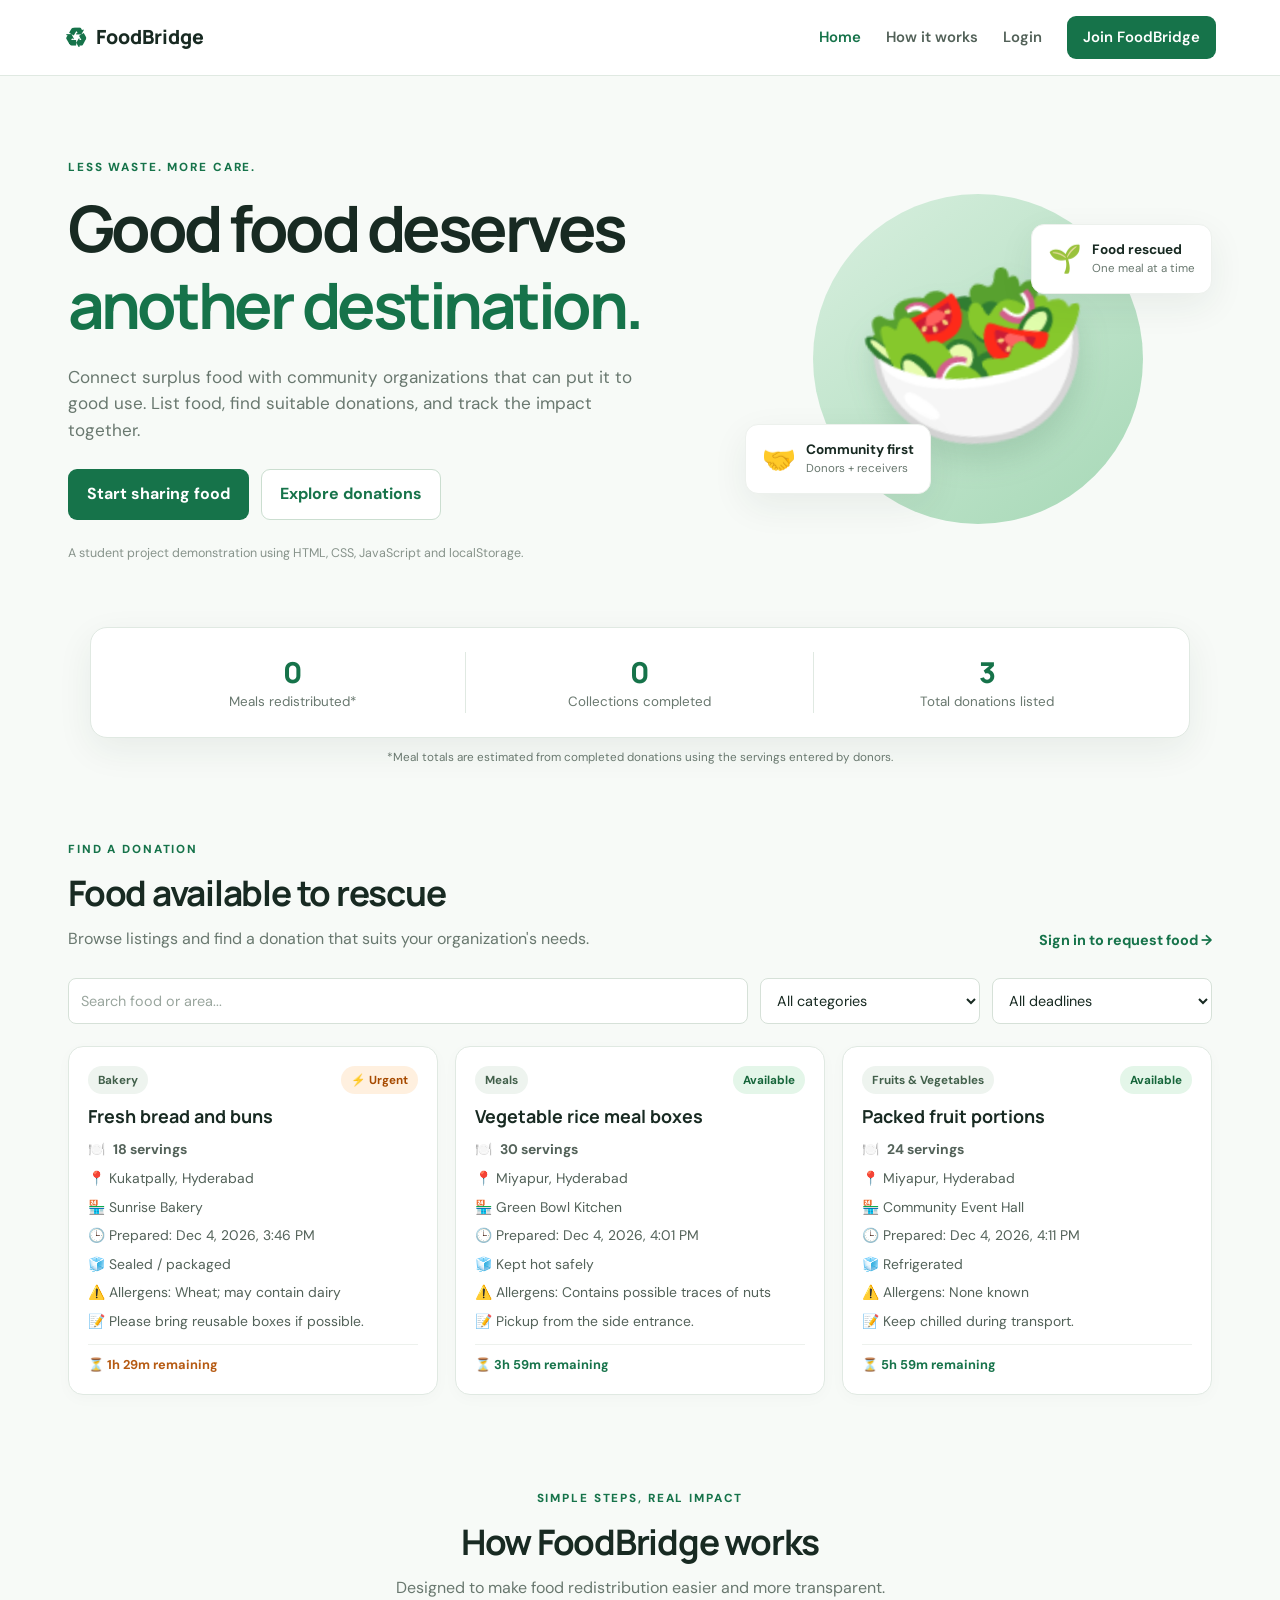
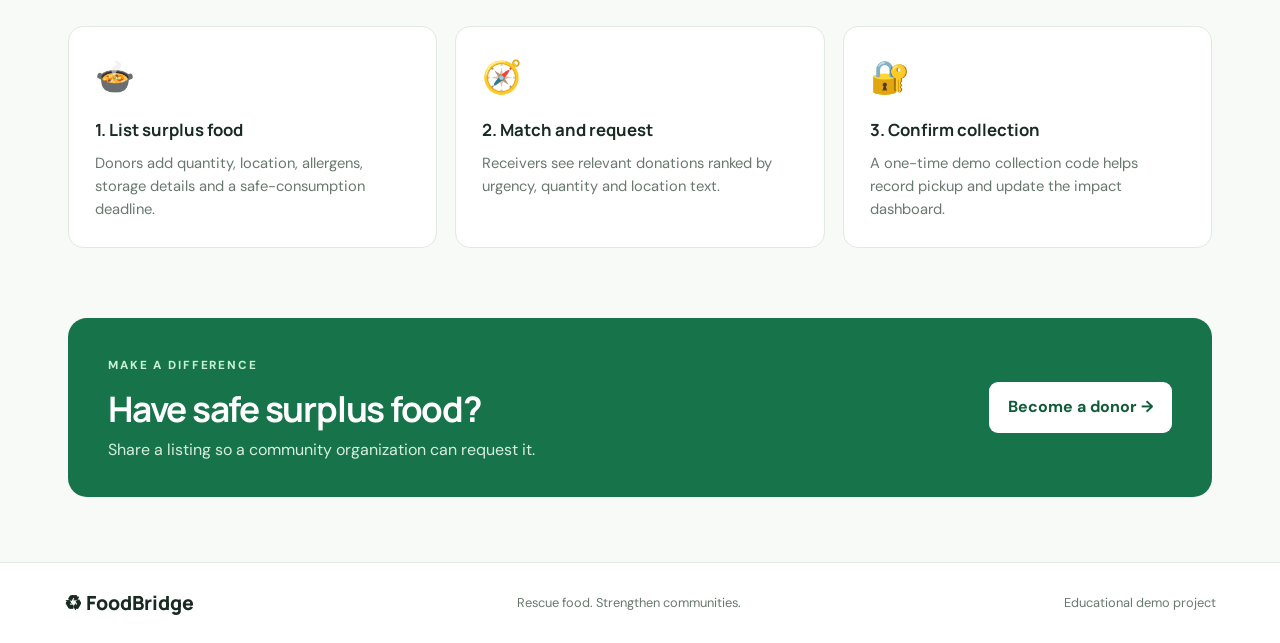
<file: index.html>
<!DOCTYPE html>
<html lang="en">
<head>
  <meta charset="UTF-8">
  <meta name="viewport" content="width=device-width, initial-scale=1.0">
  <title>FoodBridge | Rescue Food, Share Hope</title>
  <link rel="stylesheet" href="style.css">
  <script src="script.js" defer></script>
</head>
<body data-page="home">
  <header class="topbar">
    <a class="brand" href="index.html"><span class="brand-icon">♻</span> FoodBridge</a>
    <nav>
      <a class="active" href="index.html">Home</a>
      <a href="#how-it-works">How it works</a>
      <a href="login.html">Login</a>
      <a class="nav-cta" href="register.html">Join FoodBridge</a>
    </nav>
  </header>
  <main>
    <section class="hero">
      <div class="hero-copy">
        <span class="eyebrow">LESS WASTE. MORE CARE.</span>
        <h1>Good food deserves<br><span>another destination.</span></h1>
        <p>Connect surplus food with community organizations that can put it to good use. List food, find suitable donations, and track the impact together.</p>
        <div class="hero-actions">
          <a class="button primary" href="register.html">Start sharing food</a>
          <a class="button secondary" href="#available-food">Explore donations</a>
        </div>
        <div class="hero-note">A student project demonstration using HTML, CSS, JavaScript and localStorage.</div>
      </div>
      <div class="hero-art">
        <div class="art-circle"></div>
        <div class="food-emoji">🥗</div>
        <div class="floating-card card-one"><span>🌱</span><div><b>Food rescued</b><small>One meal at a time</small></div></div>
        <div class="floating-card card-two"><span>🤝</span><div><b>Community first</b><small>Donors + receivers</small></div></div>
      </div>
    </section>

    <section class="impact-strip" id="impact-strip">
      <div><strong id="home-meals">0</strong><span>Meals redistributed*</span></div>
      <div><strong id="home-collected">0</strong><span>Collections completed</span></div>
      <div><strong id="home-donations">0</strong><span>Total donations listed</span></div>
    </section>
    <p class="micro-note">*Meal totals are estimated from completed donations using the servings entered by donors.</p>

    <section class="section" id="available-food">
      <div class="section-heading">
        <div><span class="eyebrow">FIND A DONATION</span><h2>Food available to rescue</h2><p>Browse listings and find a donation that suits your organization's needs.</p></div>
        <a class="text-link" href="login.html">Sign in to request food →</a>
      </div>
      <div class="filters">
        <input id="food-search" type="search" placeholder="Search food or area..." aria-label="Search food or area">
        <select id="category-filter" aria-label="Filter by category">
          <option value="">All categories</option><option>Meals</option><option>Bakery</option><option>Fruits & Vegetables</option><option>Dairy</option><option>Packaged</option><option>Other</option>
        </select>
        <select id="urgency-filter" aria-label="Filter by urgency">
          <option value="">All deadlines</option><option value="urgent">Urgent (under 2 hours)</option><option value="later">More than 2 hours</option>
        </select>
      </div>
      <div id="home-donation-list" class="card-grid"></div>
      <div id="home-empty" class="empty-state hidden"><span>🥣</span><h3>No donations to show yet</h3><p>Be the first to list surplus food or check again later.</p><a class="button primary" href="register.html">Join as a donor</a></div>
    </section>

    <section class="section feature-section" id="how-it-works">
      <div class="section-heading centered"><div><span class="eyebrow">SIMPLE STEPS, REAL IMPACT</span><h2>How FoodBridge works</h2><p>Designed to make food redistribution easier and more transparent.</p></div></div>
      <div class="feature-grid">
        <article class="feature-card"><div class="feature-icon">🍲</div><h3>1. List surplus food</h3><p>Donors add quantity, location, allergens, storage details and a safe-consumption deadline.</p></article>
        <article class="feature-card"><div class="feature-icon">🧭</div><h3>2. Match and request</h3><p>Receivers see relevant donations ranked by urgency, quantity and location text.</p></article>
        <article class="feature-card"><div class="feature-icon">🔐</div><h3>3. Confirm collection</h3><p>A one-time demo collection code helps record pickup and update the impact dashboard.</p></article>
      </div>
    </section>
    <section class="callout"><div><span class="eyebrow">MAKE A DIFFERENCE</span><h2>Have safe surplus food?</h2><p>Share a listing so a community organization can request it.</p></div><a class="button light" href="register.html">Become a donor →</a></section>
  </main>
  <footer><a class="brand" href="index.html">♻ FoodBridge</a><span>Rescue food. Strengthen communities.</span><span>Educational demo project</span></footer>
</body>
</html>
</file>
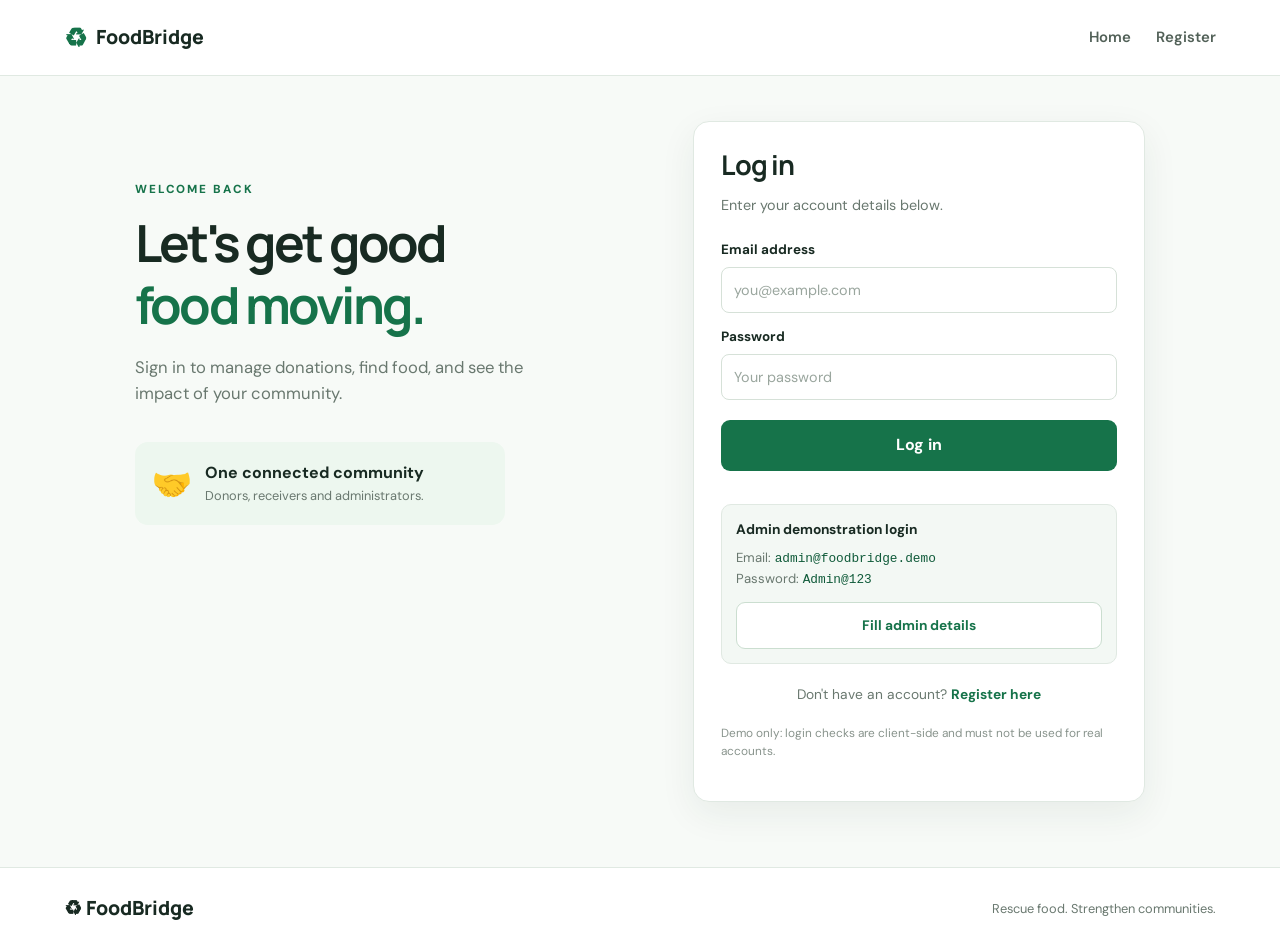
<file: admin.html>
<!DOCTYPE html>
<html lang="en">
<head><meta charset="UTF-8"><meta name="viewport" content="width=device-width, initial-scale=1.0"><title>Admin dashboard | FoodBridge</title><link rel="stylesheet" href="style.css"><script src="script.js" defer></script></head>
<body data-page="admin">
<header class="topbar"><a class="brand" href="index.html"><span class="brand-icon">♻</span> FoodBridge</a><nav><a href="index.html">Home</a><span id="nav-user" class="nav-user">Administrator</span><button class="link-button" data-logout>Log out</button></nav></header>
<main class="dashboard">
  <div class="dashboard-heading"><div><span class="eyebrow">ADMIN WORKSPACE</span><h1>Community impact overview.</h1><p>Monitor donations, requests, deadlines and completed collections.</p></div><span class="role-pill">🛡 Administrator</span></div>
  <div id="admin-stats" class="stats-grid"></div>
  <section class="panel section-gap"><div class="panel-heading"><div><h2>Donation management</h2><p>Review all donations. Only the admin can permanently delete a record.</p></div><button class="button secondary small" id="export-csv">Export CSV report</button></div><div id="admin-donations" class="table-wrap"></div></section>
  <section class="panel section-gap"><div class="panel-heading"><div><h2>All requests</h2><p>Review request history across the application.</p></div></div><div id="admin-requests" class="table-wrap"></div></section>
  <section class="panel section-gap"><div class="panel-heading"><div><h2>Waste analysis</h2><p>Counts are calculated from the current browser's saved records.</p></div></div><div id="admin-analysis" class="analysis-grid"></div></section>
  <p class="security-note">This admin screen is for demonstration. Client-side role checks are not secure because users can modify browser data.</p>
</main>
<footer><a class="brand" href="index.html">♻ FoodBridge</a><span>Rescue food. Strengthen communities.</span></footer>
</body></html>
</file>
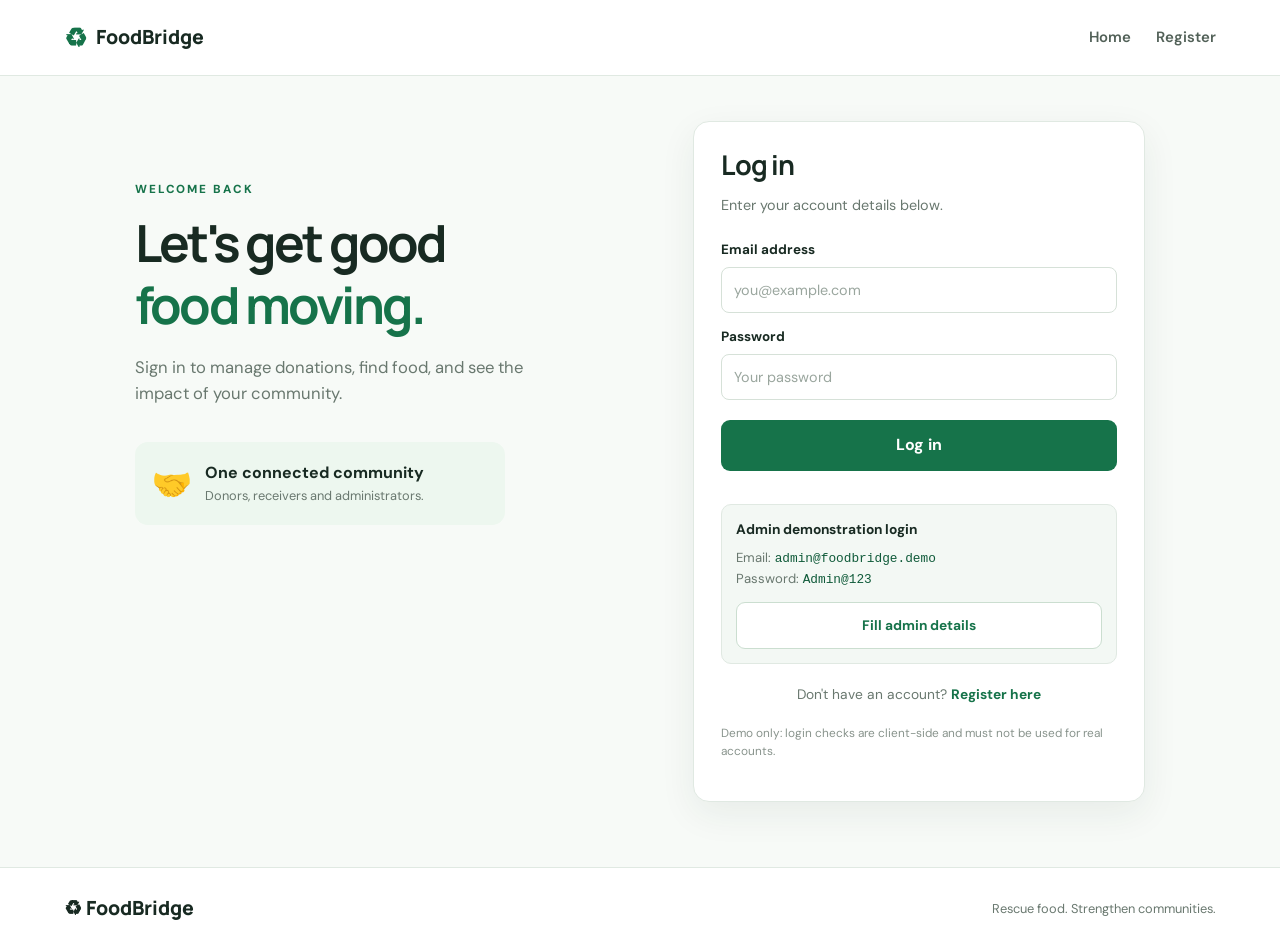
<file: donor.html>
<!DOCTYPE html>
<html lang="en">
<head><meta charset="UTF-8"><meta name="viewport" content="width=device-width, initial-scale=1.0"><title>Donor dashboard | FoodBridge</title><link rel="stylesheet" href="style.css"><script src="script.js" defer></script></head>
<body data-page="donor">
<header class="topbar"><a class="brand" href="index.html"><span class="brand-icon">♻</span> FoodBridge</a><nav><a href="index.html">Home</a><span id="nav-user" class="nav-user"></span><button class="link-button" data-logout>Log out</button></nav></header>
<main class="dashboard">
  <div class="dashboard-heading"><div><span class="eyebrow">DONOR WORKSPACE</span><h1>Good food, shared well.</h1><p>Add surplus food and manage requests from receivers.</p></div><span class="role-pill">🍲 Food donor</span></div>
  <div id="donor-alert" class="notice hidden" role="status"></div>
  <div class="dashboard-grid donor-grid">
    <section class="panel"><div class="panel-heading"><div><h2>List surplus food</h2><p>Enter accurate details before publishing.</p></div><span class="panel-symbol">＋</span></div>
      <form id="donation-form" class="two-column-form">
        <div class="field-wide"><label for="food-name">Food name</label><input id="food-name" name="foodName" required maxlength="100" placeholder="e.g. Vegetable rice meals"></div>
        <div><label for="food-category">Category</label><select id="food-category" name="category" required><option>Meals</option><option>Bakery</option><option>Fruits & Vegetables</option><option>Dairy</option><option>Packaged</option><option>Other</option></select></div>
        <div><label for="food-quantity">Quantity (servings)</label><input id="food-quantity" name="quantity" type="number" min="1" max="10000" required placeholder="e.g. 30"></div>
        <div class="field-wide"><label for="food-location">Pickup location / area</label><input id="food-location" name="location" required maxlength="140" placeholder="e.g. Miyapur, Hyderabad"></div>
        <div><label for="prepared-at">Prepared / packed time</label><input id="prepared-at" name="preparedAt" type="datetime-local" required></div>
        <div><label for="deadline">Safe-consumption deadline</label><input id="deadline" name="deadline" type="datetime-local" required></div>
        <div><label for="storage">Storage conditions</label><select id="storage" name="storage" required><option value="">Select storage</option><option>Kept hot safely</option><option>Refrigerated</option><option>Sealed / packaged</option><option>Room temperature</option><option>Other / specify in notes</option></select></div>
        <div><label for="allergens">Allergens (if known)</label><input id="allergens" name="allergens" maxlength="200" placeholder="e.g. peanuts, dairy, none known"></div>
        <div class="field-wide"><label for="food-notes">Additional safety / pickup notes</label><textarea id="food-notes" name="notes" rows="3" maxlength="500" placeholder="Ingredients, packaging, pickup instructions..."></textarea></div>
        <label class="check-row field-wide"><input id="safety-confirm" type="checkbox" required><span>I confirm these details are accurate and the food has been handled appropriately.</span></label>
        <p class="field-wide safety-warning">Only list food you can responsibly offer. This checklist does not certify food as safe.</p>
        <button class="button primary field-wide" type="submit">Publish donation</button><p id="donation-message" class="form-message field-wide" role="status"></p>
      </form>
    </section>
    <section class="panel"><div class="panel-heading"><div><h2>My donations</h2><p>Track your food listings and requests.</p></div></div><div id="donor-donations" class="stack-list"></div></section>
  </div>
  <section class="panel section-gap"><div class="panel-heading"><div><h2>Requests for my donations</h2><p>Approve or reject each request. Use the code to confirm pickup.</p></div></div><div id="donor-requests" class="table-wrap"></div></section>
</main>
<footer><a class="brand" href="index.html">♻ FoodBridge</a><span>Rescue food. Strengthen communities.</span></footer>
</body></html>
</file>
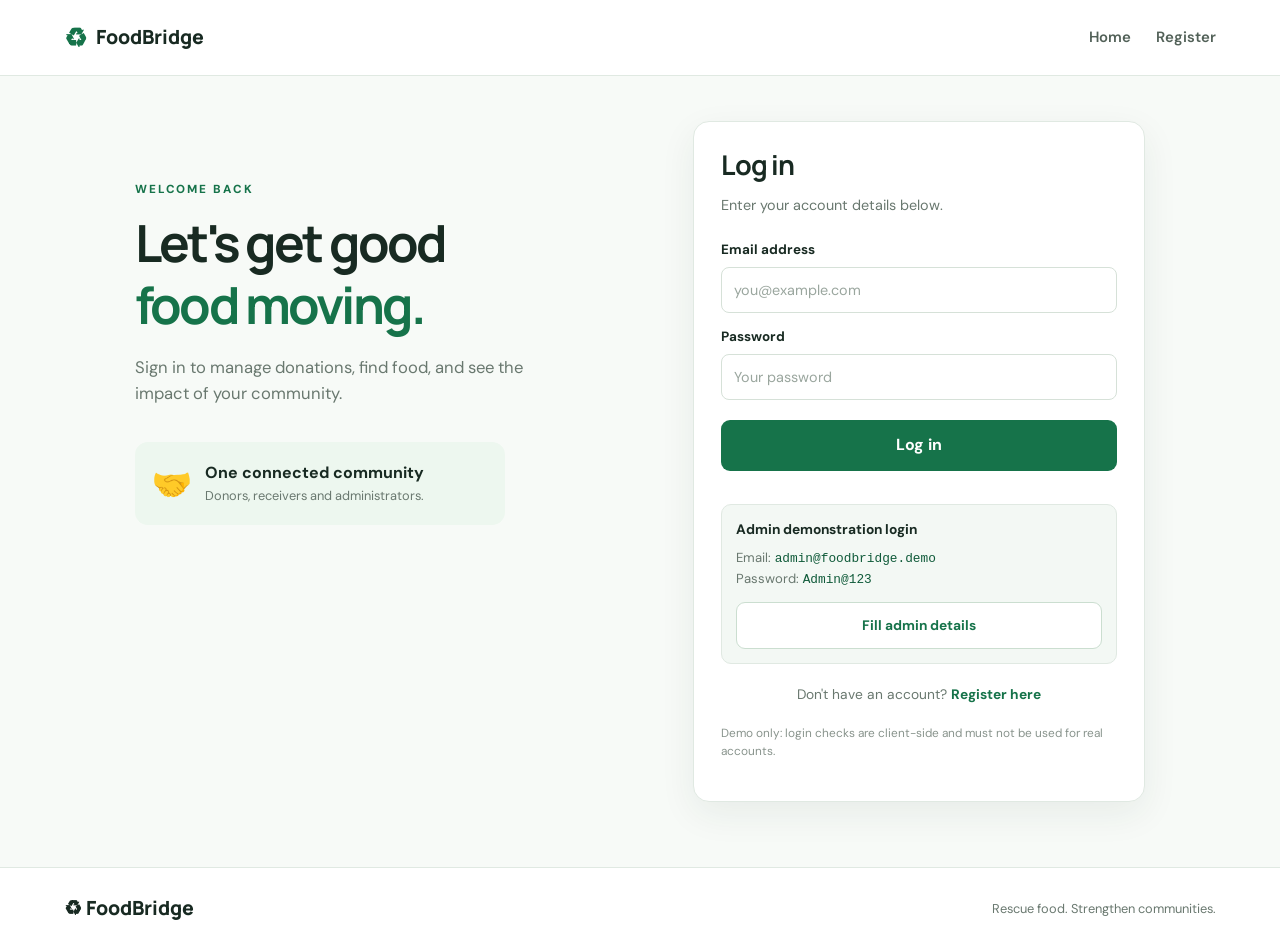
<file: login.html>
<!DOCTYPE html>
<html lang="en">
<head><meta charset="UTF-8"><meta name="viewport" content="width=device-width, initial-scale=1.0"><title>Login | FoodBridge</title><link rel="stylesheet" href="style.css"><script src="script.js" defer></script></head>
<body data-page="login">
<header class="topbar"><a class="brand" href="index.html"><span class="brand-icon">♻</span> FoodBridge</a><nav><a href="index.html">Home</a><a href="register.html">Register</a></nav></header>
<main class="auth-layout login-layout">
  <section class="auth-aside"><span class="eyebrow">WELCOME BACK</span><h1>Let's get good<br><span>food moving.</span></h1><p>Sign in to manage donations, find food, and see the impact of your community.</p><div class="aside-stat"><span>🤝</span><div><b>One connected community</b><small>Donors, receivers and administrators.</small></div></div></section>
  <section class="form-panel"><div class="form-heading"><h2>Log in</h2><p>Enter your account details below.</p></div>
    <form id="login-form">
      <label for="login-email">Email address</label><input id="login-email" name="email" type="email" required placeholder="you@example.com">
      <label for="login-password">Password</label><input id="login-password" name="password" type="password" required placeholder="Your password">
      <button class="button primary full" type="submit">Log in</button><p id="login-message" class="form-message" role="status"></p>
    </form>
    <div class="demo-box"><b>Admin demonstration login</b><p>Email: <code>admin@foodbridge.demo</code><br>Password: <code>Admin@123</code></p><button class="button secondary full" id="fill-admin" type="button">Fill admin details</button></div>
    <p class="form-bottom">Don't have an account? <a href="register.html">Register here</a></p>
    <p class="security-note">Demo only: login checks are client-side and must not be used for real accounts.</p>
  </section>
</main>
<footer><a class="brand" href="index.html">♻ FoodBridge</a><span>Rescue food. Strengthen communities.</span></footer>
</body></html>
</file>
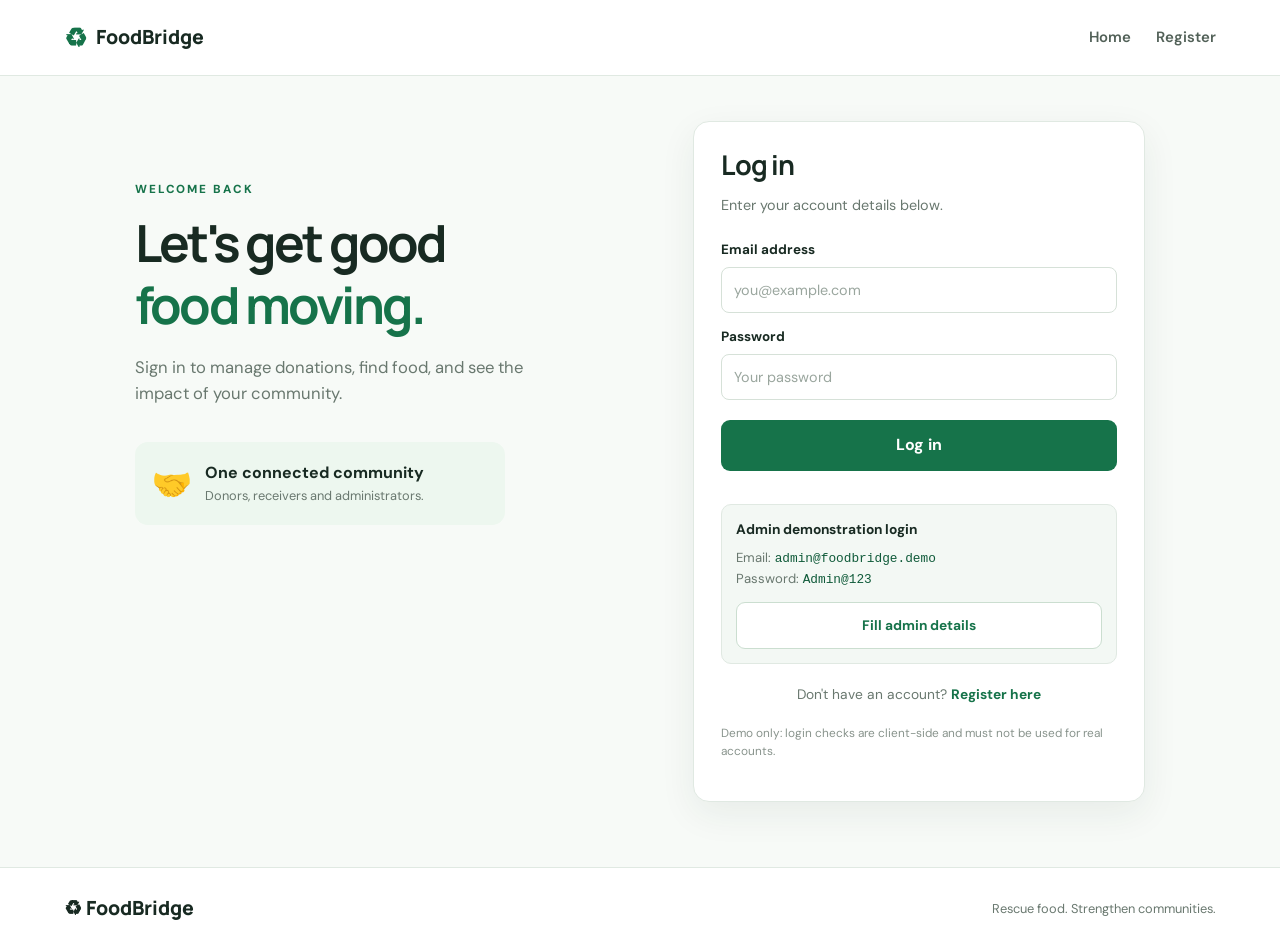
<file: receiver.html>
<!DOCTYPE html>
<html lang="en">
<head><meta charset="UTF-8"><meta name="viewport" content="width=device-width, initial-scale=1.0"><title>Receiver dashboard | FoodBridge</title><link rel="stylesheet" href="style.css"><script src="script.js" defer></script></head>
<body data-page="receiver">
<header class="topbar"><a class="brand" href="index.html"><span class="brand-icon">♻</span> FoodBridge</a><nav><a href="index.html">Home</a><span id="nav-user" class="nav-user"></span><button class="link-button" data-logout>Log out</button></nav></header>
<main class="dashboard">
  <div class="dashboard-heading"><div><span class="eyebrow">RECEIVER WORKSPACE</span><h1>Find food that fits your needs.</h1><p>Browse available donations and request suitable food for your organization.</p></div><span class="role-pill">🤲 Food receiver</span></div>
  <div class="notice"><b>Smart matching:</b> listings are ranked using your area, requested servings and donation urgency. This is a simple rule-based match, not AI.</div>
  <section class="panel section-gap"><div class="panel-heading"><div><h2>Recommended donations</h2><p>Nearby and urgent donations are prioritized where details match.</p></div></div><div id="receiver-donation-list" class="card-grid"></div><div id="receiver-empty" class="empty-state hidden"><span>🔎</span><h3>No suitable donations available</h3><p>Check back later or try a different area.</p></div></section>
  <section class="panel section-gap"><div class="panel-heading"><div><h2>My food requests</h2><p>Follow the approval and collection status of your requests.</p></div></div><div id="receiver-requests" class="table-wrap"></div></section>
  <section class="panel section-gap"><div class="panel-heading"><div><h2>My community badges</h2><p>Badges are based on completed collections in this demo.</p></div></div><div id="receiver-badges" class="badge-list"></div></section>
</main>
<footer><a class="brand" href="index.html">♻ FoodBridge</a><span>Rescue food. Strengthen communities.</span></footer>
</body></html>
</file>
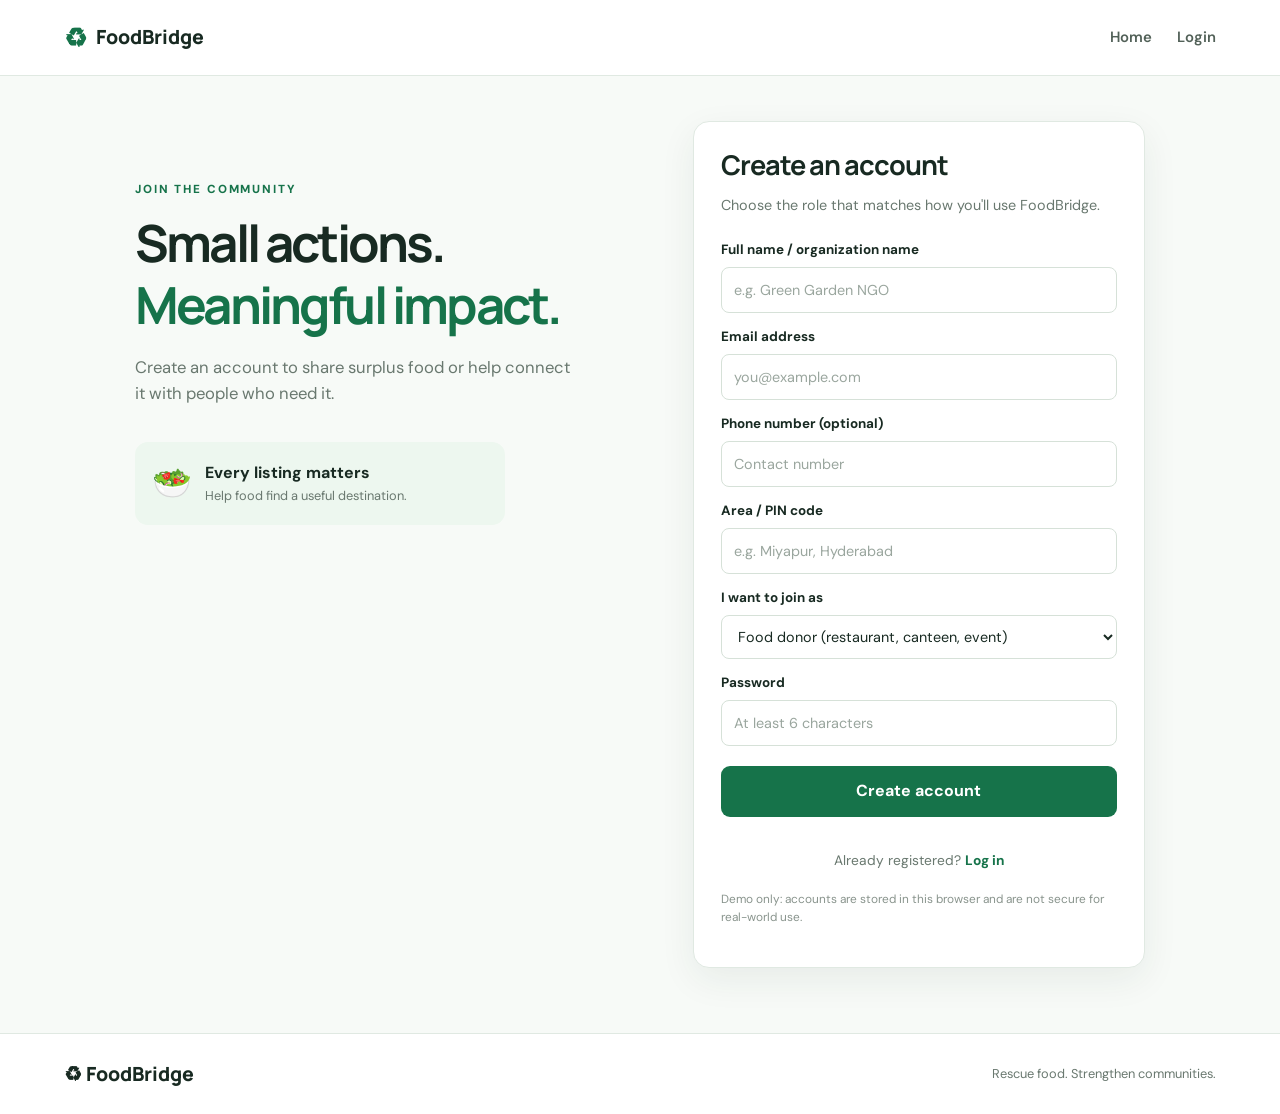
<file: register.html>
<!DOCTYPE html>
<html lang="en">
<head><meta charset="UTF-8"><meta name="viewport" content="width=device-width, initial-scale=1.0"><title>Create account | FoodBridge</title><link rel="stylesheet" href="style.css"><script src="script.js" defer></script></head>
<body data-page="register">
<header class="topbar"><a class="brand" href="index.html"><span class="brand-icon">♻</span> FoodBridge</a><nav><a href="index.html">Home</a><a href="login.html">Login</a></nav></header>
<main class="auth-layout">
  <section class="auth-aside"><span class="eyebrow">JOIN THE COMMUNITY</span><h1>Small actions.<br><span>Meaningful impact.</span></h1><p>Create an account to share surplus food or help connect it with people who need it.</p><div class="aside-stat"><span>🥗</span><div><b>Every listing matters</b><small>Help food find a useful destination.</small></div></div></section>
  <section class="form-panel"><div class="form-heading"><h2>Create an account</h2><p>Choose the role that matches how you'll use FoodBridge.</p></div>
    <form id="register-form">
      <label for="reg-name">Full name / organization name</label><input id="reg-name" name="name" required maxlength="80" placeholder="e.g. Green Garden NGO">
      <label for="reg-email">Email address</label><input id="reg-email" name="email" type="email" required maxlength="120" placeholder="you@example.com">
      <label for="reg-phone">Phone number (optional)</label><input id="reg-phone" name="phone" type="tel" maxlength="20" placeholder="Contact number">
      <label for="reg-area">Area / PIN code</label><input id="reg-area" name="area" required maxlength="100" placeholder="e.g. Miyapur, Hyderabad">
      <label for="reg-role">I want to join as</label><select id="reg-role" name="role" required><option value="donor">Food donor (restaurant, canteen, event)</option><option value="receiver">Food receiver (NGO / community group)</option></select>
      <label for="reg-password">Password</label><input id="reg-password" name="password" type="password" minlength="6" required placeholder="At least 6 characters">
      <button class="button primary full" type="submit">Create account</button>
      <p id="register-message" class="form-message" role="status"></p>
    </form>
    <p class="form-bottom">Already registered? <a href="login.html">Log in</a></p>
    <p class="security-note">Demo only: accounts are stored in this browser and are not secure for real-world use.</p>
  </section>
</main>
<footer><a class="brand" href="index.html">♻ FoodBridge</a><span>Rescue food. Strengthen communities.</span></footer>
</body></html>
</file>
<file: style.css>
@import url('https://fonts.googleapis.com/css2?family=DM+Sans:wght@400;500;600;700&family=Manrope:wght@400;500;600;700;800&display=swap');
:root{--green:#16734a;--green-dark:#105b3a;--mint:#eaf6ef;--ink:#182a22;--muted:#69786f;--line:#e0e9e2;--paper:#fff;--bg:#f7faf7;--orange:#b65a12;--red:#b42318;--shadow:0 12px 36px rgba(24,58,39,.07)}
*{box-sizing:border-box}html{scroll-behavior:smooth}body{margin:0;background:var(--bg);color:var(--ink);font-family:"DM Sans",Arial,sans-serif;line-height:1.55}h1,h2,h3{font-family:Manrope,Arial,sans-serif;line-height:1.2;margin:0 0 12px}h1{font-size:clamp(2.2rem,5vw,4.1rem);letter-spacing:-.055em}h2{font-size:clamp(1.5rem,3vw,2.2rem);letter-spacing:-.035em}h3{font-size:1.05rem}p{margin:0 0 14px;color:var(--muted)}a{color:var(--green);text-decoration:none}.topbar{height:76px;padding:0 max(5vw,22px);display:flex;align-items:center;justify-content:space-between;background:#fff;border-bottom:1px solid var(--line);gap:20px}.brand{display:inline-flex;align-items:center;gap:9px;color:var(--ink);font-family:Manrope,sans-serif;font-weight:800;font-size:1.22rem;white-space:nowrap}.brand-icon{color:var(--green);font-size:1.6rem}.topbar nav{display:flex;align-items:center;gap:25px}.topbar nav a{font-size:.93rem;font-weight:600;color:#526158}.topbar nav a.active,.topbar nav a:hover{color:var(--green)}.nav-cta{background:var(--green);color:white!important;padding:10px 16px;border-radius:9px}.nav-user{font-size:.9rem;color:var(--muted)}.link-button{border:0;background:transparent;color:var(--green);font:inherit;font-weight:700;cursor:pointer}.hero{max-width:1200px;margin:0 auto;padding:78px 28px 64px;display:grid;grid-template-columns:1.15fr .85fr;align-items:center;gap:45px;min-height:490px}.eyebrow{font-size:.73rem;font-weight:800;letter-spacing:.16em;color:var(--green);display:inline-block;margin-bottom:14px}.hero h1 span,.auth-aside h1 span{color:var(--green)}.hero-copy>p{max-width:570px;font-size:1.07rem;margin:20px 0 26px}.hero-actions{display:flex;gap:12px;flex-wrap:wrap}.button{display:inline-flex;justify-content:center;align-items:center;gap:8px;padding:12px 18px;border-radius:9px;border:1px solid transparent;font:inherit;font-weight:700;cursor:pointer;text-align:center;transition:transform .15s,background .15s}.button:hover{transform:translateY(-1px)}.primary{background:var(--green);color:white}.primary:hover{background:var(--green-dark)}.secondary{background:#fff;color:var(--green);border-color:#cbded0}.light{background:#fff;color:var(--green-dark)}.full{width:100%}.small{padding:8px 12px;font-size:.86rem}.hero-note{font-size:.78rem;color:#87938b;margin-top:24px}.hero-art{position:relative;min-height:330px;display:grid;place-items:center}.art-circle{width:min(330px,75vw);aspect-ratio:1;border-radius:50%;background:linear-gradient(140deg,#d8efdf,#a6d8b6);position:absolute}.food-emoji{position:relative;font-size:clamp(7rem,17vw,12rem);filter:drop-shadow(0 18px 14px #3a6a4a28);transform:rotate(-8deg)}.floating-card{position:absolute;z-index:1;display:flex;gap:10px;align-items:center;padding:13px 16px;background:#fff;border:1px solid #edf1ed;border-radius:13px;box-shadow:var(--shadow)}.floating-card>span{font-size:1.7rem}.floating-card b,.floating-card small{display:block}.floating-card b{font-size:.85rem}.floating-card small{font-size:.72rem;color:var(--muted)}.card-one{top:30px;right:0}.card-two{bottom:30px;left:0}.impact-strip{max-width:1100px;margin:0 auto 8px;padding:24px 28px;background:#fff;border:1px solid var(--line);border-radius:17px;display:grid;grid-template-columns:repeat(3,1fr);box-shadow:var(--shadow)}.impact-strip>div{text-align:center;border-right:1px solid var(--line)}.impact-strip>div:last-child{border:0}.impact-strip strong,.impact-strip span{display:block}.impact-strip strong{font:800 1.8rem Manrope;color:var(--green)}.impact-strip span{font-size:.84rem;color:var(--muted)}.micro-note{text-align:center;font-size:.73rem;margin:10px 0 0}.section{max-width:1200px;margin:0 auto;padding:70px 28px}.section-heading{display:flex;align-items:end;justify-content:space-between;gap:25px;margin-bottom:26px}.section-heading p{margin-bottom:0}.text-link{font-size:.9rem;font-weight:700;white-space:nowrap}.filters{display:grid;grid-template-columns:1fr 220px 220px;gap:12px;margin-bottom:22px}.filters input,.filters select{background:#fff}.card-grid{display:grid;grid-template-columns:repeat(3,minmax(0,1fr));gap:17px}.donation-card{background:#fff;border:1px solid var(--line);border-radius:15px;padding:19px;box-shadow:0 4px 16px rgba(20,60,35,.025);display:flex;flex-direction:column;gap:12px;min-width:0}.donation-card h3{margin:0;font-size:1.12rem}.card-top{display:flex;align-items:center;justify-content:space-between;gap:10px}.category-pill,.status-pill,.role-pill,.urgency-pill{display:inline-flex;align-items:center;gap:5px;border-radius:100px;padding:5px 10px;font-size:.73rem;font-weight:700;background:#eef4ef;color:#42604b;white-space:nowrap}.status-available{background:#e4f6e9;color:#17663b}.status-requested{background:#fff3d9;color:#8a5900}.status-approved{background:#e4efff;color:#2257a6}.status-collected{background:#e5f5f3;color:#12685e}.status-expired,.status-rejected{background:#ffebe9;color:#a12b24}.urgency-pill{background:#fff0df;color:#a64a00}.card-details{display:grid;gap:7px;font-size:.87rem;color:#536259}.card-details span{display:flex;gap:8px;align-items:flex-start}.card-footer{display:flex;align-items:center;justify-content:space-between;gap:10px;margin-top:auto;padding-top:10px;border-top:1px solid #edf1ed}.countdown{font-size:.8rem;font-weight:700;color:var(--orange)}.countdown.safe{color:var(--green)}.empty-state{text-align:center;padding:42px 20px;border:1px dashed #cddbd0;border-radius:15px;background:#fff}.empty-state>span{font-size:2.5rem}.empty-state h3{margin:12px 0 8px}.empty-state p{margin-bottom:18px}.hidden{display:none!important}.feature-section{padding-top:20px}.centered{justify-content:center;text-align:center}.feature-grid{display:grid;grid-template-columns:repeat(3,1fr);gap:18px}.feature-card{background:#fff;border:1px solid var(--line);border-radius:15px;padding:26px}.feature-icon{font-size:2rem;margin-bottom:17px}.feature-card p{font-size:.92rem;margin-bottom:0}.callout{max-width:1144px;margin:0 auto 65px;padding:34px 40px;border-radius:19px;background:var(--green);color:#fff;display:flex;align-items:center;justify-content:space-between;gap:25px}.callout .eyebrow{color:#c6f1d2}.callout h2{margin-bottom:8px}.callout p{color:#d8eee0;margin:0}.callout .button{flex-shrink:0}footer{border-top:1px solid var(--line);background:#fff;padding:25px max(5vw,22px);display:flex;align-items:center;justify-content:space-between;gap:18px;color:var(--muted);font-size:.8rem}.auth-layout{max-width:1060px;margin:45px auto 65px;padding:0 25px;display:grid;grid-template-columns:1fr .9fr;gap:55px;align-items:start}.auth-aside{padding:55px 10px 30px 0}.auth-aside h1{font-size:clamp(2.4rem,4vw,3.6rem)}.auth-aside>p{font-size:1.04rem;max-width:440px;margin:20px 0 30px}.aside-stat{display:flex;align-items:center;gap:13px;margin-top:35px;padding:17px;background:#edf7ef;border-radius:13px;max-width:370px}.aside-stat>span{font-size:2rem}.aside-stat b,.aside-stat small{display:block}.aside-stat small{font-size:.8rem;color:var(--muted)}.form-panel,.panel{background:#fff;border:1px solid var(--line);border-radius:16px;padding:27px;box-shadow:var(--shadow)}.form-heading{margin-bottom:24px}.form-heading h2{font-size:1.7rem}.form-heading p{font-size:.9rem;margin:0}form label{display:block;font-size:.84rem;font-weight:700;margin:14px 0 6px}input,select,textarea{width:100%;border:1px solid #d6e1d8;border-radius:8px;padding:11px 12px;font:inherit;font-size:.9rem;color:var(--ink);background:#fff;outline:none}input:focus,select:focus,textarea:focus{border-color:#3a9a67;box-shadow:0 0 0 3px #3a9a671a}input::placeholder,textarea::placeholder{color:#9aa69e}form .button{margin-top:20px}.form-message{font-size:.85rem;margin:12px 0 0;color:var(--green);min-height:1px}.form-message.error{color:var(--red)}.form-bottom{text-align:center;font-size:.86rem;margin:20px 0 0}.form-bottom a{font-weight:700}.security-note{font-size:.74rem;color:#89948d;margin-top:18px}.demo-box{padding:14px;margin-top:20px;background:#f3f8f4;border:1px solid var(--line);border-radius:10px;font-size:.86rem}.demo-box p{margin:8px 0 12px;font-size:.82rem}.demo-box code{font-size:.8rem;color:var(--green-dark)}.dashboard{max-width:1240px;margin:0 auto;padding:44px 26px 70px}.dashboard-heading{display:flex;align-items:center;justify-content:space-between;gap:20px;margin-bottom:26px}.dashboard-heading h1{font-size:clamp(2rem,4vw,3rem)}.dashboard-heading p{margin:0}.role-pill{font-size:.85rem;padding:9px 13px;background:#eaf6ef}.dashboard-grid{display:grid;gap:20px}.donor-grid{grid-template-columns:1fr 1fr}.panel-heading{display:flex;align-items:flex-start;justify-content:space-between;gap:15px;margin-bottom:20px}.panel-heading h2{font-size:1.35rem;margin-bottom:6px}.panel-heading p{font-size:.85rem;margin:0}.panel-symbol{font-size:1.6rem;color:var(--green);background:var(--mint);width:38px;height:38px;display:grid;place-items:center;border-radius:10px}.two-column-form{display:grid;grid-template-columns:1fr 1fr;gap:0 14px}.two-column-form label{margin-top:12px}.field-wide{grid-column:1/-1}.check-row{display:flex!important;align-items:flex-start;gap:10px;font-weight:500!important}.check-row input{width:auto;margin-top:5px}.check-row span{font-weight:500}.safety-warning{font-size:.76rem;color:var(--orange);margin:0}.stack-list{display:grid;gap:12px}.mini-donation{padding:15px;border:1px solid var(--line);border-radius:11px}.mini-donation h3{font-size:.96rem;margin:0 0 7px}.mini-donation p{font-size:.82rem;margin:0 0 8px}.mini-actions{display:flex;flex-wrap:wrap;gap:8px;margin-top:10px}.notice{background:#eff7f1;border:1px solid #d4e9d9;color:#345b41;padding:14px 16px;border-radius:11px;font-size:.88rem;margin:18px 0}.section-gap{margin-top:22px}.table-wrap{width:100%;overflow-x:auto}table{width:100%;border-collapse:collapse;font-size:.84rem;min-width:680px}th,td{text-align:left;padding:12px 11px;border-bottom:1px solid #edf1ed;vertical-align:top}th{font-size:.75rem;letter-spacing:.04em;text-transform:uppercase;color:#6a786e;background:#f8faf8}td .button{margin:2px;padding:7px 9px;font-size:.77rem}.table-empty{text-align:center;padding:22px;color:var(--muted)}.stats-grid{display:grid;grid-template-columns:repeat(4,1fr);gap:14px}.stat-card{padding:20px;background:#fff;border:1px solid var(--line);border-radius:13px}.stat-card span{font-size:.83rem;color:var(--muted);display:block}.stat-card strong{font:800 2rem Manrope;display:block;color:var(--green);margin:7px 0}.stat-card small{font-size:.75rem;color:#7c8a80}.analysis-grid{display:grid;grid-template-columns:repeat(3,1fr);gap:13px}.analysis-item{background:#f7faf7;border-radius:10px;padding:17px}.analysis-item strong{display:block;font-size:1.4rem;color:var(--green)}.analysis-item span{font-size:.82rem;color:var(--muted)}.badge-list{display:flex;gap:12px;flex-wrap:wrap}.achievement{display:flex;gap:10px;align-items:center;background:#f6faf6;border:1px solid var(--line);padding:12px 15px;border-radius:12px}.achievement span{font-size:1.8rem}.achievement b,.achievement small{display:block}.achievement small{font-size:.75rem;color:var(--muted)}.danger{background:#fff0ef;color:var(--red);border-color:#f3d1cd}.warning-text{color:var(--orange);font-size:.78rem}.small-note{font-size:.75rem;color:var(--muted)}
@media(max-width:900px){.hero{grid-template-columns:1fr .7fr;padding-top:55px;gap:15px}.card-grid{grid-template-columns:repeat(2,minmax(0,1fr))}.donor-grid{grid-template-columns:1fr}.auth-layout{gap:25px}.stats-grid{grid-template-columns:repeat(2,1fr)}.callout{margin-left:22px;margin-right:22px}}
@media(max-width:650px){.topbar{height:auto;min-height:70px;padding:15px 18px;align-items:flex-start}.topbar nav{gap:12px;flex-wrap:wrap;justify-content:flex-end}.topbar nav a{font-size:.82rem}.brand{font-size:1.05rem}.hero{grid-template-columns:1fr;padding:50px 22px 35px}.hero-art{min-height:260px;grid-row:1}.art-circle{width:230px}.food-emoji{font-size:8rem}.card-one{right:0;top:12px}.card-two{left:0;bottom:12px}.impact-strip{margin:0 16px;padding:18px 10px}.impact-strip strong{font-size:1.35rem}.impact-strip span{font-size:.7rem}.section{padding:48px 18px}.section-heading{align-items:flex-start;flex-direction:column}.filters{grid-template-columns:1fr}.card-grid,.feature-grid{grid-template-columns:1fr}.callout{padding:26px 22px;flex-direction:column;align-items:flex-start}.auth-layout{grid-template-columns:1fr;margin-top:20px;padding:0 16px}.auth-aside{padding:25px 0 0}.auth-aside h1{font-size:2.5rem}.form-panel,.panel{padding:19px}.dashboard{padding:28px 15px 50px}.dashboard-heading{align-items:flex-start;flex-direction:column}.stats-grid{grid-template-columns:repeat(2,1fr)}.analysis-grid{grid-template-columns:1fr 1fr}.two-column-form{grid-template-columns:1fr}.field-wide{grid-column:auto}footer{flex-wrap:wrap;padding:22px;justify-content:flex-start}footer span:last-child{width:100%}.role-pill{font-size:.78rem}}
</file>
